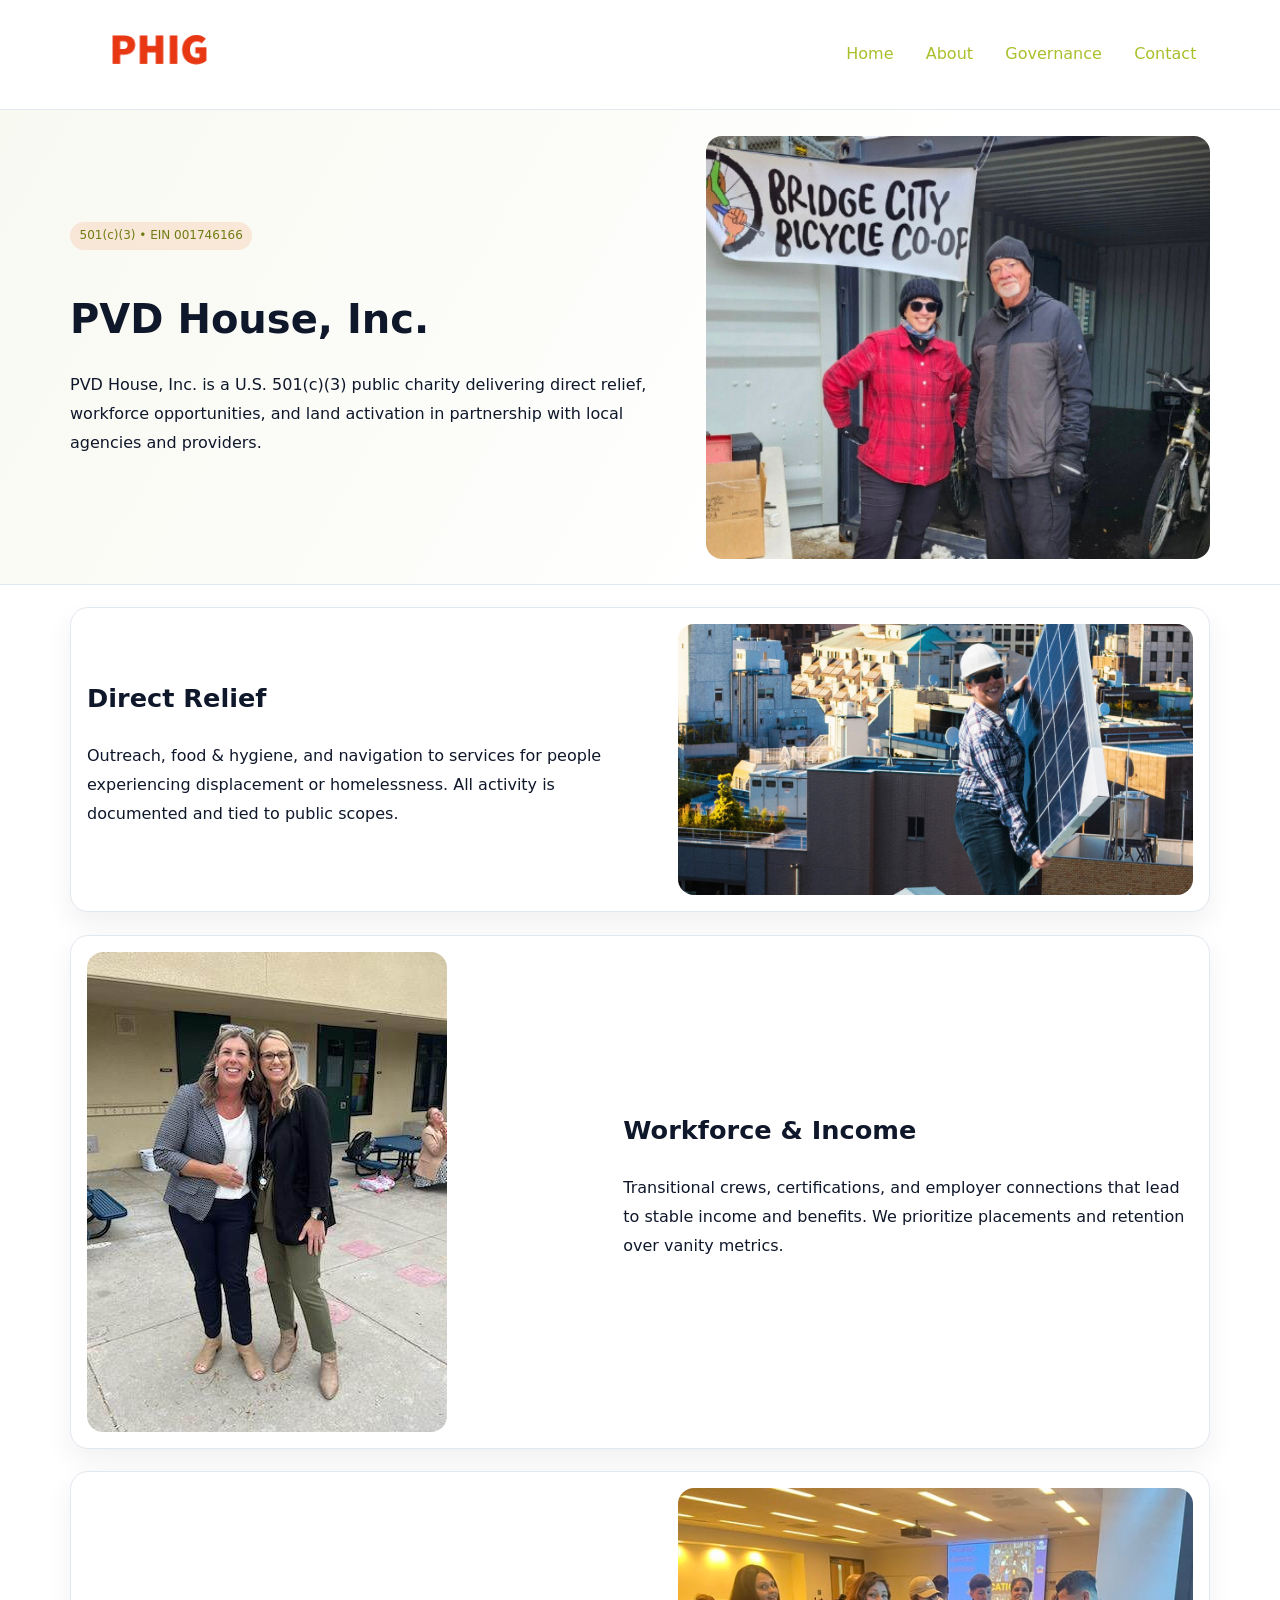
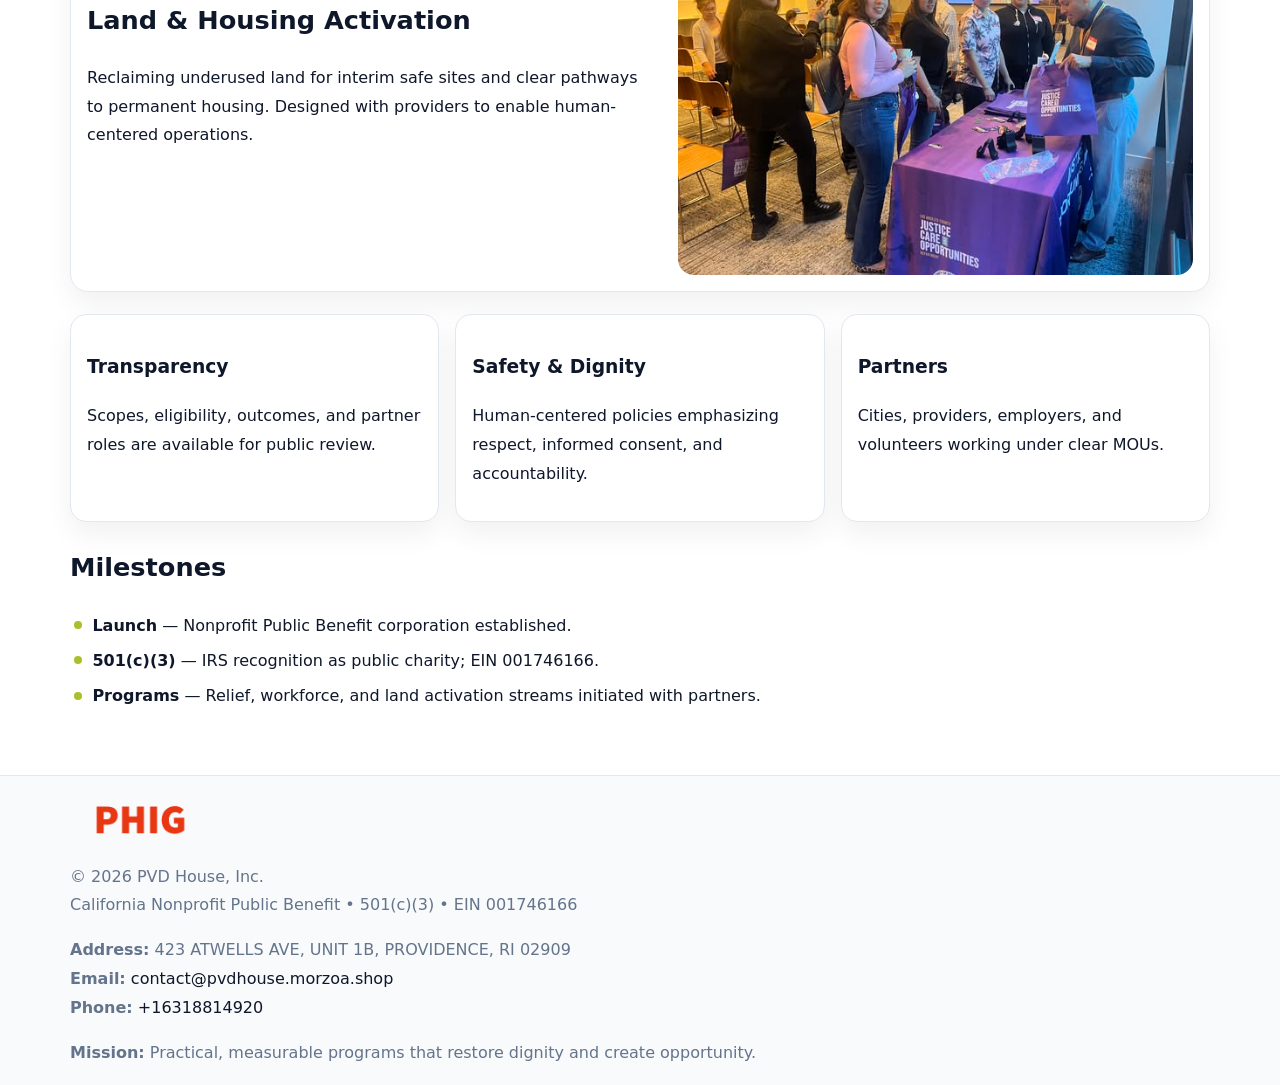
<file: index.html>
<!doctype html><html lang="en"><head>
<meta charset="utf-8">
<meta name="viewport" content="width=device-width,initial-scale=1">
<title>PVD House, Inc. – Nonprofit • 2025</title>
<link rel="stylesheet" href="assets/styles.css">
<link rel="icon" href="images/logo.png">
<meta name="data-ein" content="001746166">
<meta name="data-name" content="PVD House, Inc.">
<meta name="data-email" content="contact@pvdhouse.morzoa.shop">
<meta name="data-phone" content="+16318814920">
<meta name="data-address" content="423 ATWELLS AVE, UNIT 1B,
PROVIDENCE, RI 02909">
<meta name="data-map" content="423+ATWELLS+AVE,+UNIT+1B,+PROVIDENCE,+RI+02909">
  <meta name="description" content="We are a 501(c)(3) organization advancing community services, education, and direct relief through transparent programs, local partnerships, and measurable outcomes.">
<meta name="facebook-domain-verification" content="7m9z7oak58nb4xm0cd6wl0slam4fi3" />
</head><body>
<div style="position:absolute;left:-9999px;top:-9999px;opacity:0" data-uniq="{{UNIQUE_BLOB}}">
  <span>We are a 501(c)(3) organization advancing community services, education, and direct relief through transparent programs, local partnerships, and measurable outcomes.</span><svg width="12" height="12" viewBox="0 0 12 12" xmlns="http://www.w3.org/2000/svg"><circle cx="6" cy="6" r="5" fill="#047857"/></svg><img src="images/hero.jpg" width="1" height="1" alt="" loading="lazy"/>
</div>

<header>
  <div class="ca7d6329a0a">
    <a href="index.html"><img src="images/logo.png" alt="PVD House, Inc." style="width:150px"></a>
    <nav>
      <a class="active" href="index.html">Home</a>
      <a href="about.html">About</a>
      <a href="governance.html">Governance</a>
      <a href="contact.html">Contact</a>
    </nav>
  </div>
</header>

<section class="cc245aca1c8">
  <div class="c7d75220920">
    <div>
      <span class="c22fa54a4ad">501(c)(3) • EIN 001746166</span>
      <h1>PVD House, Inc.</h1>
      <p class="cb6445e5d11">PVD House, Inc. is a U.S. 501(c)(3) public charity delivering direct relief, workforce opportunities, and land activation in partnership with local agencies and providers.</p>
    </div>
    <img src="images/hero.jpg" alt="Community work">
  </div>
</section>

<main class="main-wrap">
  <section class="section zigzag">
    <div>
      <h2>Direct Relief</h2>
      <p>Outreach, food & hygiene, and navigation to services for people experiencing displacement or homelessness. All activity is documented and tied to public scopes.</p>
    </div>
    <img src="images/relief.jpg" alt="Relief program">
  </section>

  <section class="section zigzag reverse">
    <img src="images/jobs.jpg" alt="Workforce program">
    <div>
      <h2>Workforce & Income</h2>
      <p>Transitional crews, certifications, and employer connections that lead to stable income and benefits. We prioritize placements and retention over vanity metrics.</p>
    </div>
  </section>

  <section class="section zigzag">
    <div>
      <h2>Land & Housing Activation</h2>
      <p>Reclaiming underused land for interim safe sites and clear pathways to permanent housing. Designed with providers to enable human-centered operations.</p>
    </div>
    <img src="images/land.jpg" alt="Land activation">
  </section>

  <section class="section cards">
    <article class="c09ca4847e7">
      <h3>Transparency</h3>
      <p>Scopes, eligibility, outcomes, and partner roles are available for public review.</p>
    </article>
    <article class="c09ca4847e7">
      <h3>Safety & Dignity</h3>
      <p>Human-centered policies emphasizing respect, informed consent, and accountability.</p>
    </article>
    <article class="c09ca4847e7">
      <h3>Partners</h3>
      <p>Cities, providers, employers, and volunteers working under clear MOUs.</p>
    </article>
  </section>

  <section class="section">
    <h2>Milestones</h2>
    <ul class="timeline">
      <li><strong>Launch</strong> — Nonprofit Public Benefit corporation established.</li>
      <li><strong>501(c)(3)</strong> — IRS recognition as public charity; EIN 001746166.</li>
      <li><strong>Programs</strong> — Relief, workforce, and land activation streams initiated with partners.</li>
    </ul>
  </section>
</main>

<footer>
  <div class="footer-wrap">
    <div class="footer-grid">
      <div class="footer-col">
        <img src="images/logo.png" alt="" style="width:140px;margin-bottom:.4rem">
        <div class="small">© <span id="year"></span> PVD House, Inc.</div>
        <div class="small">California Nonprofit Public Benefit • 501(c)(3) • EIN 001746166</div>
      </div>
      <div class="footer-col">
        <div class="small"><strong>Address:</strong> 423 ATWELLS AVE, UNIT 1B,
PROVIDENCE, RI 02909</div>
        <div class="small"><strong>Email:</strong> <a href="mailto:contact@pvdhouse.morzoa.shop">contact@pvdhouse.morzoa.shop</a></div>
        <div class="small"><strong>Phone:</strong> <a href="tel:+16318814920">+16318814920</a></div>
      </div>
      <div class="footer-col">
        <div class="small"><strong>Mission:</strong> Practical, measurable programs that restore dignity and create opportunity.</div>
      </div>
    </div>
  </div>
</footer>

<script>
(function(){
  function m(n){const e=document.querySelector('meta[name="'+n+'"]');return e?e.content:'';}
  function h(s){let x=2166136261>>>0;for(let i=0;i<s.length;i++){x^=s.charCodeAt(i);x=(x*16777619)>>>0;}return x>>>0;}
  const key = h((m('data-ein') || m('data-name') || '0').replace(/\s+/g,''));
  const H = key % 360, S = 55 + (key % 20), L = 46;
  const r = document.documentElement;
  r.style.setProperty('--brand', `hsl(${H} ${S}% ${L}%)`);
  r.style.setProperty('--brand-ink', `hsl(${H} ${Math.min(95,S+10)}% ${Math.max(20,L-18)}%)`);
  r.style.setProperty('--soft', `hsl(${H} ${Math.max(40,S-25)}% 96%)`);
  const y = document.getElementById('year'); if (y) y.textContent = new Date().getFullYear();
})();
</script>
</body></html>
</file>
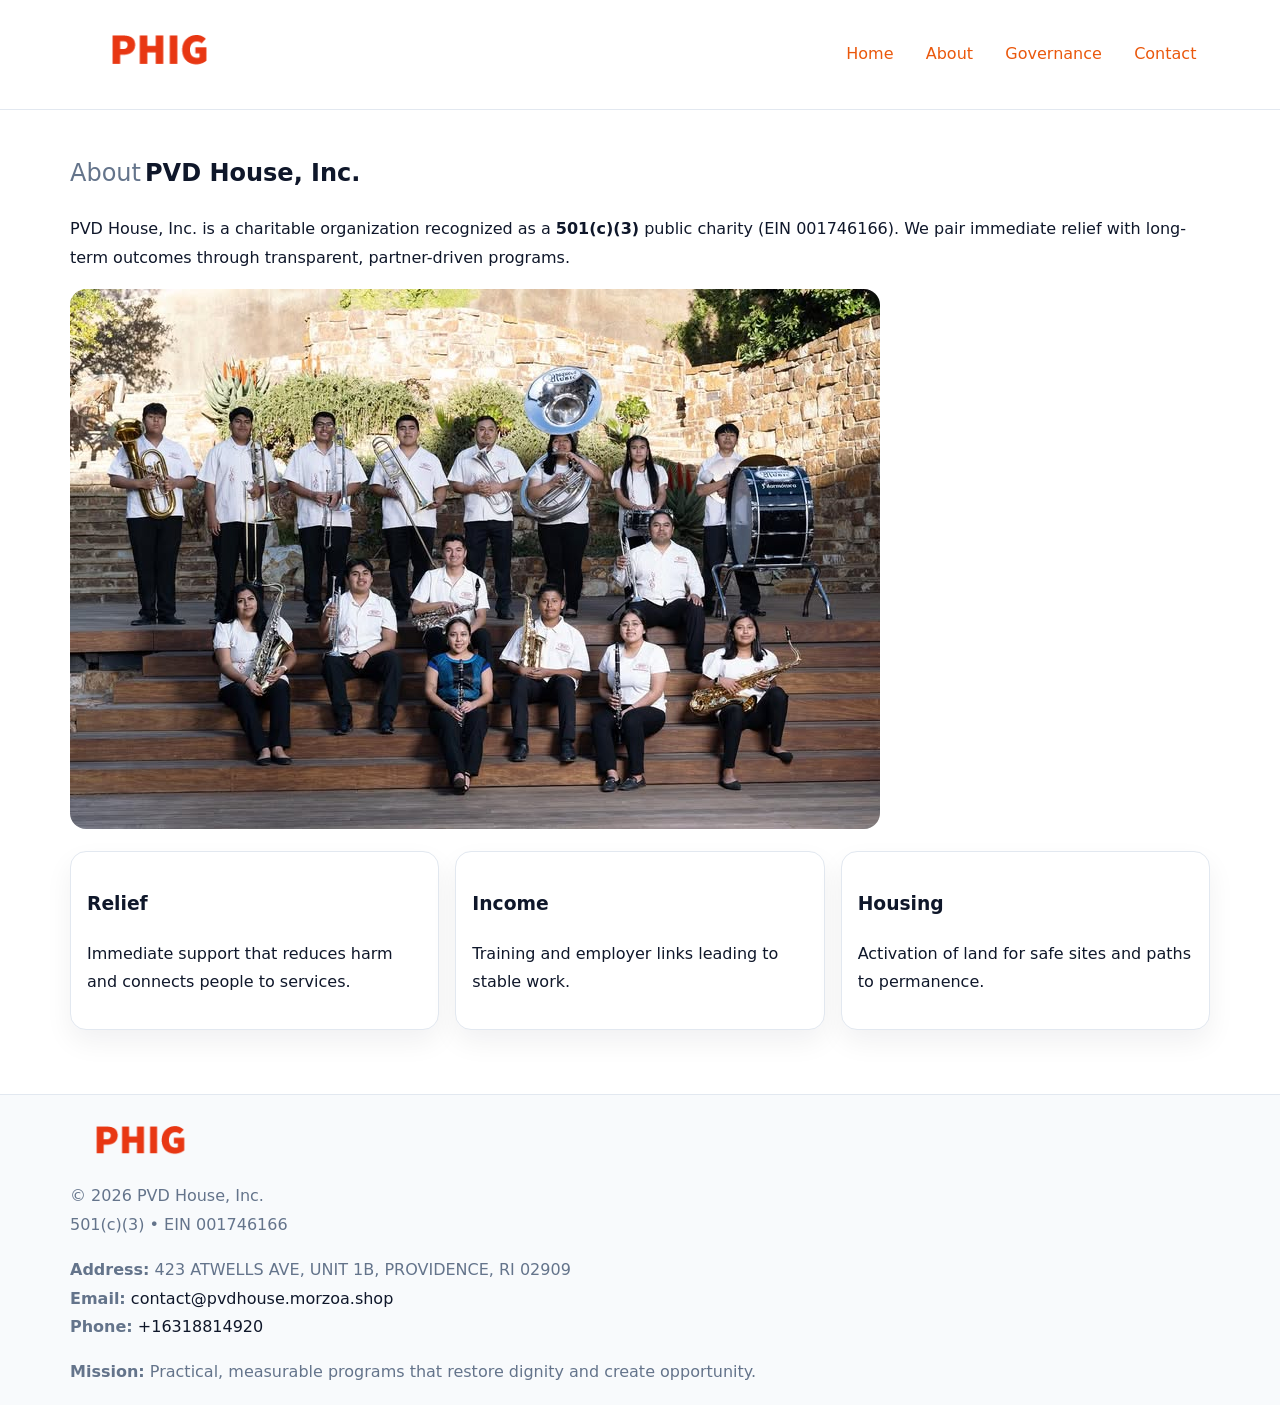
<file: about.html>
<!doctype html><html lang="en"><head>
<meta charset="utf-8">
<meta name="viewport" content="width=device-width,initial-scale=1">
<title>PVD House, Inc. – Nonprofit • 2025</title>
<link rel="stylesheet" href="assets/styles.css">
<link rel="icon" href="images/logo.png">
<meta name="data-ein" content="001746166">
<meta name="data-name" content="PVD House, Inc.">
<style>
h1 span.label{
  font-weight:500;
  color:var(--muted);
  margin-right:.25rem;
}
h1 span.name{
  font-weight:700;
  color:var(--ink);
}
</style>
  <meta name="description" content="We are a 501(c)(3) organization advancing community services, education, and direct relief through transparent programs, local partnerships, and measurable outcomes.">
</head><body>
<div style="position:absolute;left:-9999px;top:-9999px;opacity:0" data-uniq="{{UNIQUE_BLOB}}">
  <span>We are a 501(c)(3) organization advancing community services, education, and direct relief through transparent programs, local partnerships, and measurable outcomes.</span><svg width="12" height="12" viewBox="0 0 12 12" xmlns="http://www.w3.org/2000/svg"><circle cx="6" cy="6" r="5" fill="#047857"/></svg><img src="images/jobs.jpg" width="1" height="1" alt="" loading="lazy"/>
</div>

<header>
  <div class="ca7d6329a0a">
    <a href="index.html"><img src="images/logo.png" style="width:150px" alt=""></a>
    <nav>
      <a href="index.html">Home</a>
      <a class="active" href="about.html">About</a>
      <a href="governance.html">Governance</a>
      <a href="contact.html">Contact</a>
    </nav>
  </div>
</header>

<main class="main-wrap">
  <section class="section">
    <h1><span class="label">About</span><span class="name">PVD House, Inc.</span></h1>
    <p>PVD House, Inc. is a charitable organization recognized as a <strong>501(c)(3)</strong> public charity (EIN 001746166). We pair immediate relief with long-term outcomes through transparent, partner-driven programs.</p>
    <img src="images/about.jpg" alt="About us" style="margin-top:1rem">
  </section>

  <section class="section cards">
    <article class="c09ca4847e7"><h3>Relief</h3><p>Immediate support that reduces harm and connects people to services.</p></article>
    <article class="c09ca4847e7"><h3>Income</h3><p>Training and employer links leading to stable work.</p></article>
    <article class="c09ca4847e7"><h3>Housing</h3><p>Activation of land for safe sites and paths to permanence.</p></article>
  </section>
</main>

<footer>
  <div class="footer-wrap">
    <div class="footer-grid">
      <div class="footer-col"><img src="images/logo.png" alt="" style="width:140px;margin-bottom:.4rem"><div class="small">© <span id="year"></span> PVD House, Inc.</div><div class="small">501(c)(3) • EIN 001746166</div></div>
      <div class="footer-col"><div class="small"><strong>Address:</strong> 423 ATWELLS AVE, UNIT 1B,
PROVIDENCE, RI 02909</div><div class="small"><strong>Email:</strong> <a href="mailto:contact@pvdhouse.morzoa.shop">contact@pvdhouse.morzoa.shop</a></div><div class="small"><strong>Phone:</strong> <a href="tel:+16318814920">+16318814920</a></div></div>
      <div class="footer-col"><div class="small"><strong>Mission:</strong> Practical, measurable programs that restore dignity and create opportunity.</div></div>
    </div>
  </div>
</footer>
<script>(()=>{const y=document.getElementById('year');if(y)y.textContent=new Date().getFullYear();})();</script>
</body></html>
</file>
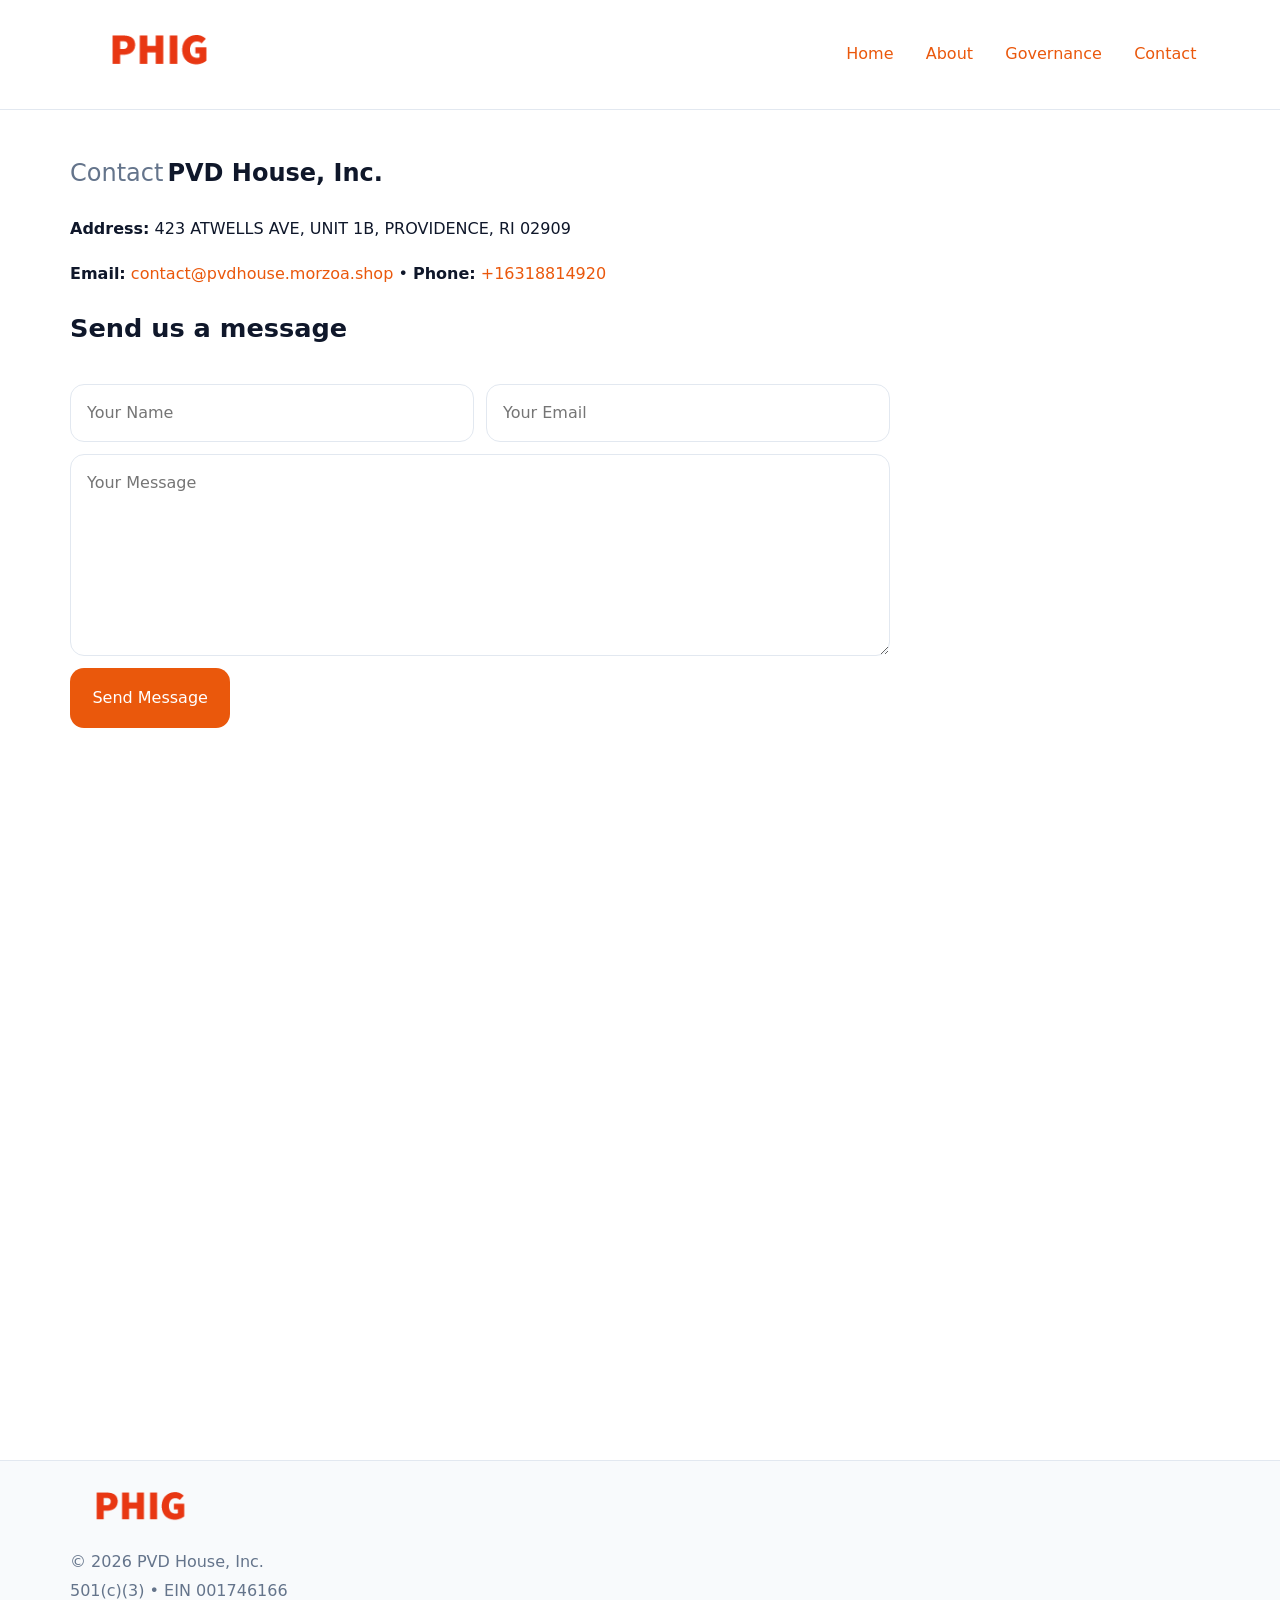
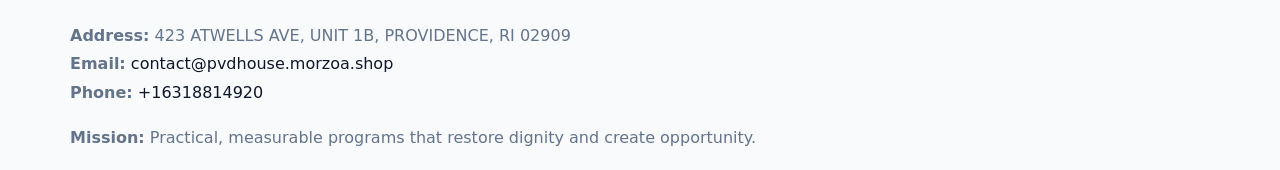
<file: contact.html>
<!doctype html><html lang="en"><head>
<meta charset="utf-8">
<meta name="viewport" content="width=device-width,initial-scale=1">
<title>PVD House, Inc. – Nonprofit • 2025</title>
<link rel="stylesheet" href="assets/styles.css">
<link rel="icon" href="images/logo.png">
<meta name="data-ein" content="001746166">
<meta name="data-name" content="PVD House, Inc.">
<meta name="data-email" content="contact@pvdhouse.morzoa.shop">
<meta name="data-phone" content="+16318814920">
<meta name="data-address" content="423 ATWELLS AVE, UNIT 1B,
PROVIDENCE, RI 02909">
<meta name="data-map" content="423+ATWELLS+AVE,+UNIT+1B,+PROVIDENCE,+RI+02909">
<style>
h1 span.label{
  font-weight:500;
  color:var(--muted);
  margin-right:.25rem;
}
h1 span.name{
  font-weight:700;
  color:var(--ink);
}
</style>
  <meta name="description" content="We are a 501(c)(3) organization advancing community services, education, and direct relief through transparent programs, local partnerships, and measurable outcomes.">
</head><body>
<div style="position:absolute;left:-9999px;top:-9999px;opacity:0" data-uniq="{{UNIQUE_BLOB}}">
  <span>We are a 501(c)(3) organization advancing community services, education, and direct relief through transparent programs, local partnerships, and measurable outcomes.</span><svg width="12" height="12" viewBox="0 0 12 12" xmlns="http://www.w3.org/2000/svg"><circle cx="6" cy="6" r="5" fill="#047857"/></svg><img src="images/relief.jpg" width="1" height="1" alt="" loading="lazy"/>
</div>

<header>
  <div class="ca7d6329a0a">
    <a href="index.html"><img src="images/logo.png" style="width:150px" alt=""></a>
    <nav>
      <a href="index.html">Home</a>
      <a href="about.html">About</a>
      <a href="governance.html">Governance</a>
      <a class="active" href="contact.html">Contact</a>
    </nav>
  </div>
</header>

<main class="main-wrap">
  <section class="section">
    <h1><span class="label">Contact</span><span class="name">PVD House, Inc.</span></h1>

    <p><strong>Address:</strong> 423 ATWELLS AVE, UNIT 1B,
PROVIDENCE, RI 02909</p>
    <p><strong>Email:</strong> <a href="mailto:contact@pvdhouse.morzoa.shop">contact@pvdhouse.morzoa.shop</a> • <strong>Phone:</strong> <a href="tel:+16318814920">+16318814920</a></p>

    <form action="#" method="post" class="contact-form" novalidate>
      <h2>Send us a message</h2>
      <div class="row-2">
        <input id="cf-name" name="name" type="text" placeholder="Your Name" autocomplete="name" required>
        <input id="cf-email" name="email" type="email" placeholder="Your Email" autocomplete="email" required>
      </div>
      <textarea id="cf-msg" name="message" rows="6" placeholder="Your Message" required></textarea>
      <button type="submit">Send Message</button>
    </form>

    <div style="margin-top:1.1rem">
      <iframe src="https://www.google.com/maps?q=423+ATWELLS+AVE,+UNIT+1B,+PROVIDENCE,+RI+02909&output=embed"
        style="width:100%;aspect-ratio:16/9;border:0;border-radius:14px"
        loading="lazy" referrerpolicy="no-referrer-when-downgrade"></iframe>
    </div>
  </section>
</main>

<footer>
  <div class="footer-wrap">
    <div class="footer-grid">
      <div class="footer-col"><img src="images/logo.png" style="width:140px;margin-bottom:.4rem" alt=""><div class="small">© <span id="year"></span> PVD House, Inc.</div><div class="small">501(c)(3) • EIN 001746166</div></div>
      <div class="footer-col"><div class="small"><strong>Address:</strong> 423 ATWELLS AVE, UNIT 1B,
PROVIDENCE, RI 02909</div><div class="small"><strong>Email:</strong> <a href="mailto:contact@pvdhouse.morzoa.shop">contact@pvdhouse.morzoa.shop</a></div><div class="small"><strong>Phone:</strong> <a href="tel:+16318814920">+16318814920</a></div></div>
      <div class="footer-col"><div class="small"><strong>Mission:</strong> Practical, measurable programs that restore dignity and create opportunity.</div></div>
    </div>
  </div>
</footer>

<script>(()=>{const y=document.getElementById('year');if(y)y.textContent=new Date().getFullYear();})();</script>
</body></html>
</file>
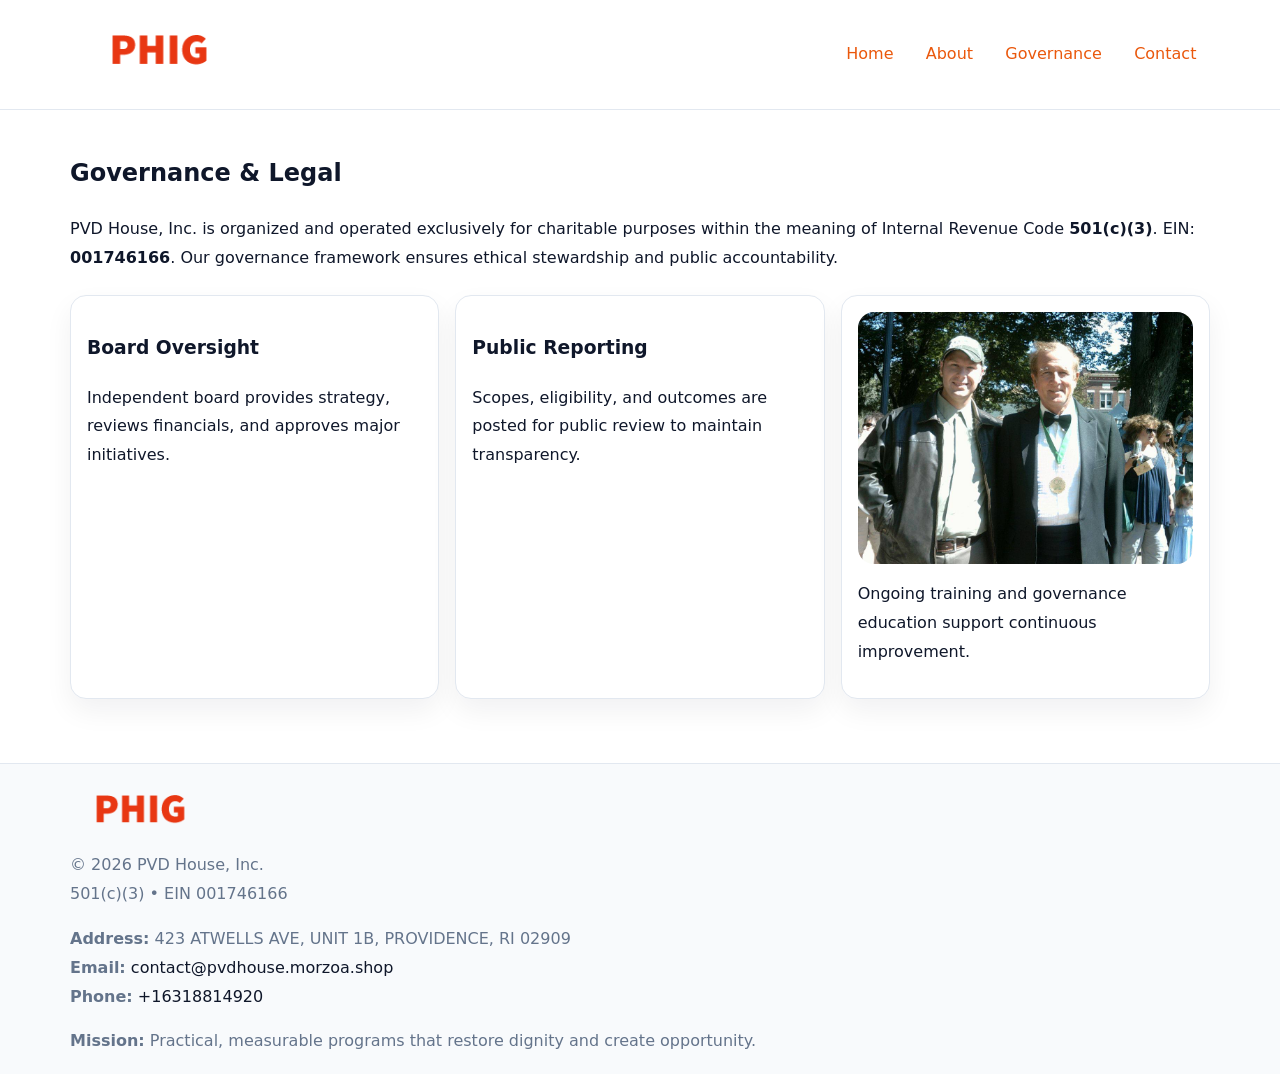
<file: governance.html>
<!doctype html><html lang="en"><head>
<meta charset="utf-8">
<meta name="viewport" content="width=device-width,initial-scale=1">
<title>PVD House, Inc. – Nonprofit • 2025</title>
<link rel="stylesheet" href="assets/styles.css">
<link rel="icon" href="images/logo.png">
<meta name="data-ein" content="001746166">
<meta name="data-name" content="PVD House, Inc.">
  <meta name="description" content="We are a 501(c)(3) organization advancing community services, education, and direct relief through transparent programs, local partnerships, and measurable outcomes.">
</head><body>
<div style="position:absolute;left:-9999px;top:-9999px;opacity:0" data-uniq="{{UNIQUE_BLOB}}">
  <span>We are a 501(c)(3) organization advancing community services, education, and direct relief through transparent programs, local partnerships, and measurable outcomes.</span><svg width="12" height="12" viewBox="0 0 12 12" xmlns="http://www.w3.org/2000/svg"><circle cx="6" cy="6" r="5" fill="#047857"/></svg><img src="images/relief.jpg" width="1" height="1" alt="" loading="lazy"/>
</div>

<header>
  <div class="ca7d6329a0a">
    <a href="index.html"><img src="images/logo.png" style="width:150px" alt=""></a>
    <nav>
      <a href="index.html">Home</a>
      <a href="about.html">About</a>
      <a class="active" href="governance.html">Governance</a>
      <a href="contact.html">Contact</a>
    </nav>
  </div>
</header>

<main class="main-wrap">
  <section class="section">
    <h1>Governance & Legal</h1>
    <p>PVD House, Inc. is organized and operated exclusively for charitable purposes within the meaning of Internal Revenue Code <strong>501(c)(3)</strong>. EIN: <strong>001746166</strong>. Our governance framework ensures ethical stewardship and public accountability.</p>
  </section>

  <section class="section cards">
    <article class="c09ca4847e7"><h3>Board Oversight</h3><p>Independent board provides strategy, reviews financials, and approves major initiatives.</p></article>
    <article class="c09ca4847e7"><h3>Public Reporting</h3><p>Scopes, eligibility, and outcomes are posted for public review to maintain transparency.</p></article>
    <article class="c09ca4847e7">
      <img src="images/education.jpg" alt="">
      <p>Ongoing training and governance education support continuous improvement.</p>
    </article>
  </section>
</main>

<footer>
  <div class="footer-wrap">
    <div class="footer-grid">
      <div class="footer-col"><img src="images/logo.png" style="width:140px;margin-bottom:.4rem" alt=""><div class="small">© <span id="year"></span> PVD House, Inc.</div><div class="small">501(c)(3) • EIN 001746166</div></div>
      <div class="footer-col"><div class="small"><strong>Address:</strong> 423 ATWELLS AVE, UNIT 1B,
PROVIDENCE, RI 02909</div><div class="small"><strong>Email:</strong> <a href="mailto:contact@pvdhouse.morzoa.shop">contact@pvdhouse.morzoa.shop</a></div><div class="small"><strong>Phone:</strong> <a href="tel:+16318814920">+16318814920</a></div></div>
      <div class="footer-col"><div class="small"><strong>Mission:</strong> Practical, measurable programs that restore dignity and create opportunity.</div></div>
    </div>
  </div>
</footer>
<script>(()=>{const y=document.getElementById('year');if(y)y.textContent=new Date().getFullYear();})();</script>
</body></html>
</file>
<file: assets/styles.css>
:root {
  --ink: #0f172a;
  --muted: #64748b;
  --paper: #ffffff;
  --line: #e2e8f0;
  --brand: #ea580c;
  --brand-ink: #c2410c;
  --soft: #fff4ec;
  --r: 16px;
  --sh: 0 12px 28px rgba(15, 23, 42, .06);
}

* { box-sizing: border-box; }
html, body { height: 100%; }
body {
  margin: 0;
  background: var(--paper);
  color: var(--ink);
  font-family: "Inter", system-ui, -apple-system, BlinkMacSystemFont, Arial, sans-serif;
  line-height: 1.8;
  -webkit-text-size-adjust: 100%;
}

a { color: var(--brand); text-decoration: none; }
a:hover { text-decoration: underline; }
img { max-width: 100%; height: auto; display: block; border-radius: var(--r); }

/* NAV */
header {
  background: #fff;
  border-bottom: 1px solid var(--line);
  position: sticky;
  top: 0;
  z-index: 10;
}
.ca7d6329a0a {
  width: min(1140px, 94%);
  margin: 0 auto;
  display: flex;
  gap: .6rem;
  justify-content: space-between;
  align-items: center;
  padding: .8rem 0;
  flex-wrap: wrap;
}
.ca7d6329a0a a {
  padding: .5rem .85rem;
  border-radius: 999px;
}
.ca7d6329a0a a:hover {
  background: rgba(234, 88, 12, .09);
  text-decoration: none;
}

/* HERO */
.cc245aca1c8 {
  background: linear-gradient(120deg, var(--soft), #fff 65%);
  border-bottom: 1px solid var(--line);
}
.cc245aca1c8 .c7d75220920 {
  width: min(1140px, 94%);
  margin: 0 auto;
  display: grid;
  grid-template-columns: 1.1fr .9fr;
  gap: 1.2rem;
  align-items: center;
  padding: 1.6rem 0;
}
.cc245aca1c8 h1 {
  font-size: clamp(1.8rem, 3.2vw, 2.5rem);
  margin-bottom: .4rem;
}
.cc245aca1c8 p.lead {
  color: var(--muted);
  max-width: 640px;
}

/* MAIN SECTIONS */
.main-wrap {
  width: min(1140px, 94%);
  margin: 0 auto;
  padding: 1.4rem 0;
}
.section {
  margin-bottom: 1.4rem;
}
.zigzag {
  display: grid;
  grid-template-columns: 1.05fr .95fr;
  gap: 1.3rem;
  align-items: center;
  background: #fff;
  border: 1px solid var(--line);
  border-radius: 18px;
  padding: 1rem;
  box-shadow: var(--sh);
}
.zigzag.reverse {
  grid-template-columns: .95fr 1.05fr;
}
h2 {
  font-size: clamp(1.2rem, 2.5vw, 1.6rem);
  margin-top: 0;
}
.c22fa54a4ad {
  display: inline-block;
  background: rgba(234, 88, 12, .12);
  color: var(--brand-ink);
  padding: .2rem .6rem;
  border-radius: 999px;
  font-size: .75rem;
  font-weight: 500;
}
.cards {
  display: grid;
  grid-template-columns: repeat(auto-fit, minmax(250px,1fr));
  gap: 1rem;
}
.c09ca4847e7 {
  background: #fff;
  border: 1px solid var(--line);
  border-radius: 16px;
  padding: 1rem;
  box-shadow: var(--sh);
}
.timeline {
  list-style: none;
  margin: .4rem 0 0;
  padding: 0;
}
.timeline li {
  position: relative;
  padding-left: 1.4rem;
  margin: .4rem 0;
}
.timeline li::before {
  content: "";
  position: absolute;
  left: .25rem;
  top: .6rem;
  width: .5rem;
  height: .5rem;
  border-radius: 999px;
  background: var(--brand);
}

/* CONTACT FORM (dùng chung) */
button, input, textarea, select { font: inherit; }
.contact-form {
  display: grid;
  grid-template-columns: 1fr;
  gap: 12px;
  max-width: 820px;
}
.contact-form .row-2 {
  display: grid;
  grid-template-columns: 1fr 1fr;
  gap: 12px;
}
.contact-form input,
.contact-form textarea {
  width: 100%;
  padding: .85rem 1rem;
  border: 1px solid var(--line);
  border-radius: 14px;
  min-height: 44px;
  background: #fff;
}
.contact-form textarea { resize: vertical; }
.contact-form button {
  width: auto;
  justify-self: start;
  padding: .95rem 1.4rem;
  background: var(--brand);
  color: #fff;
  border: 0;
  border-radius: 14px;
  cursor: pointer;
}
.contact-form button:hover {
  background: var(--brand-ink);
}

/* FOOTER */
footer {
  background: #f8fafc;
  border-top: 1px solid var(--line);
  margin-top: 1.2rem;
}
.footer-wrap {
  width: min(1140px,94%);
  margin: 0 auto;
  padding: 1.1rem 0;
}
.footer-grid {
  display: grid;
  grid-template-columns: 1fr;
  gap: 1rem;
}
.footer-col .small {
  color: var(--muted);
}
.footer-col a { color: var(--ink); }
.footer-col a:hover { color: var(--brand-ink); }

/* RESPONSIVE */
@media (max-width: 950px) {
  .cc245aca1c8 .c7d75220920 {
    grid-template-columns: 1fr;
    text-align: center;
  }
  .zigzag, .zigzag.reverse {
    grid-template-columns: 1fr;
  }
}
@media (max-width: 640px) {
  .ca7d6329a0a { justify-content: center; }
  .contact-form .row-2 {
    grid-template-columns: 1fr;
  }
  .cards { grid-template-columns: 1fr; }
}
</file>
